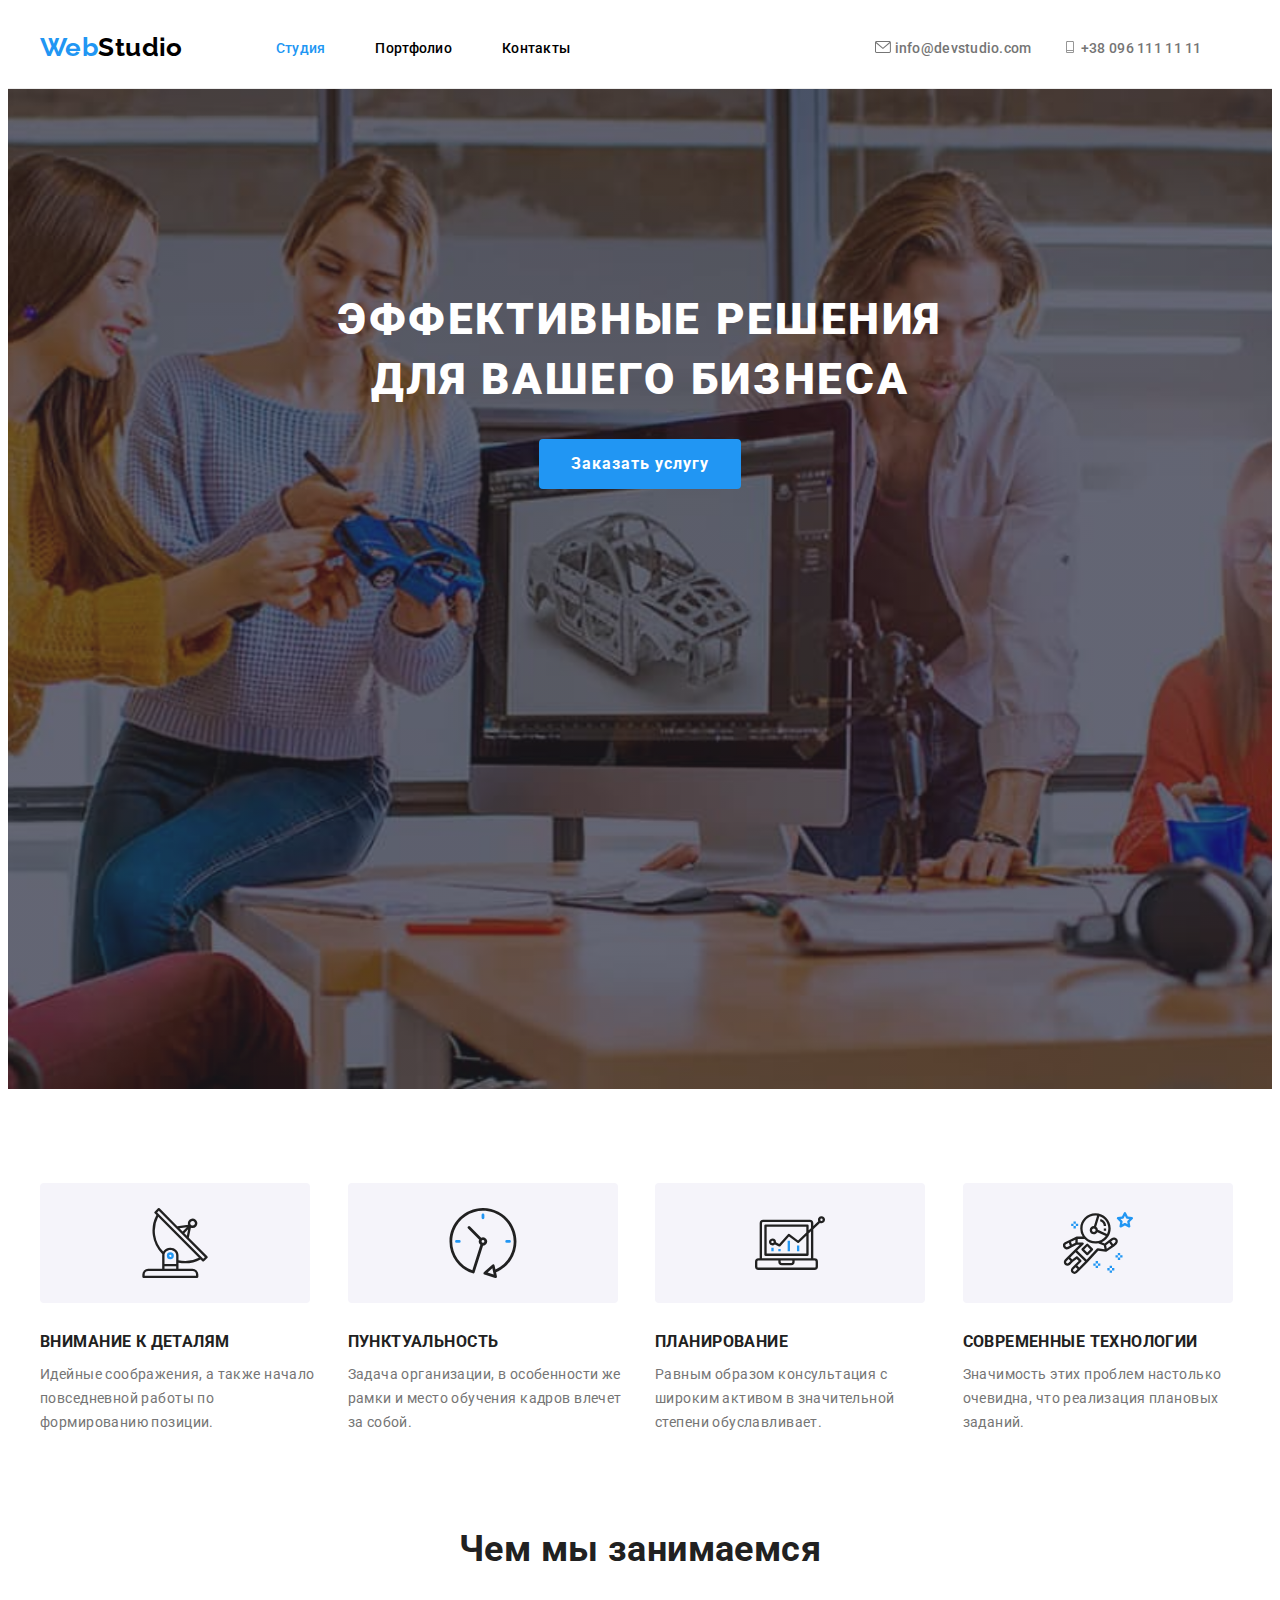
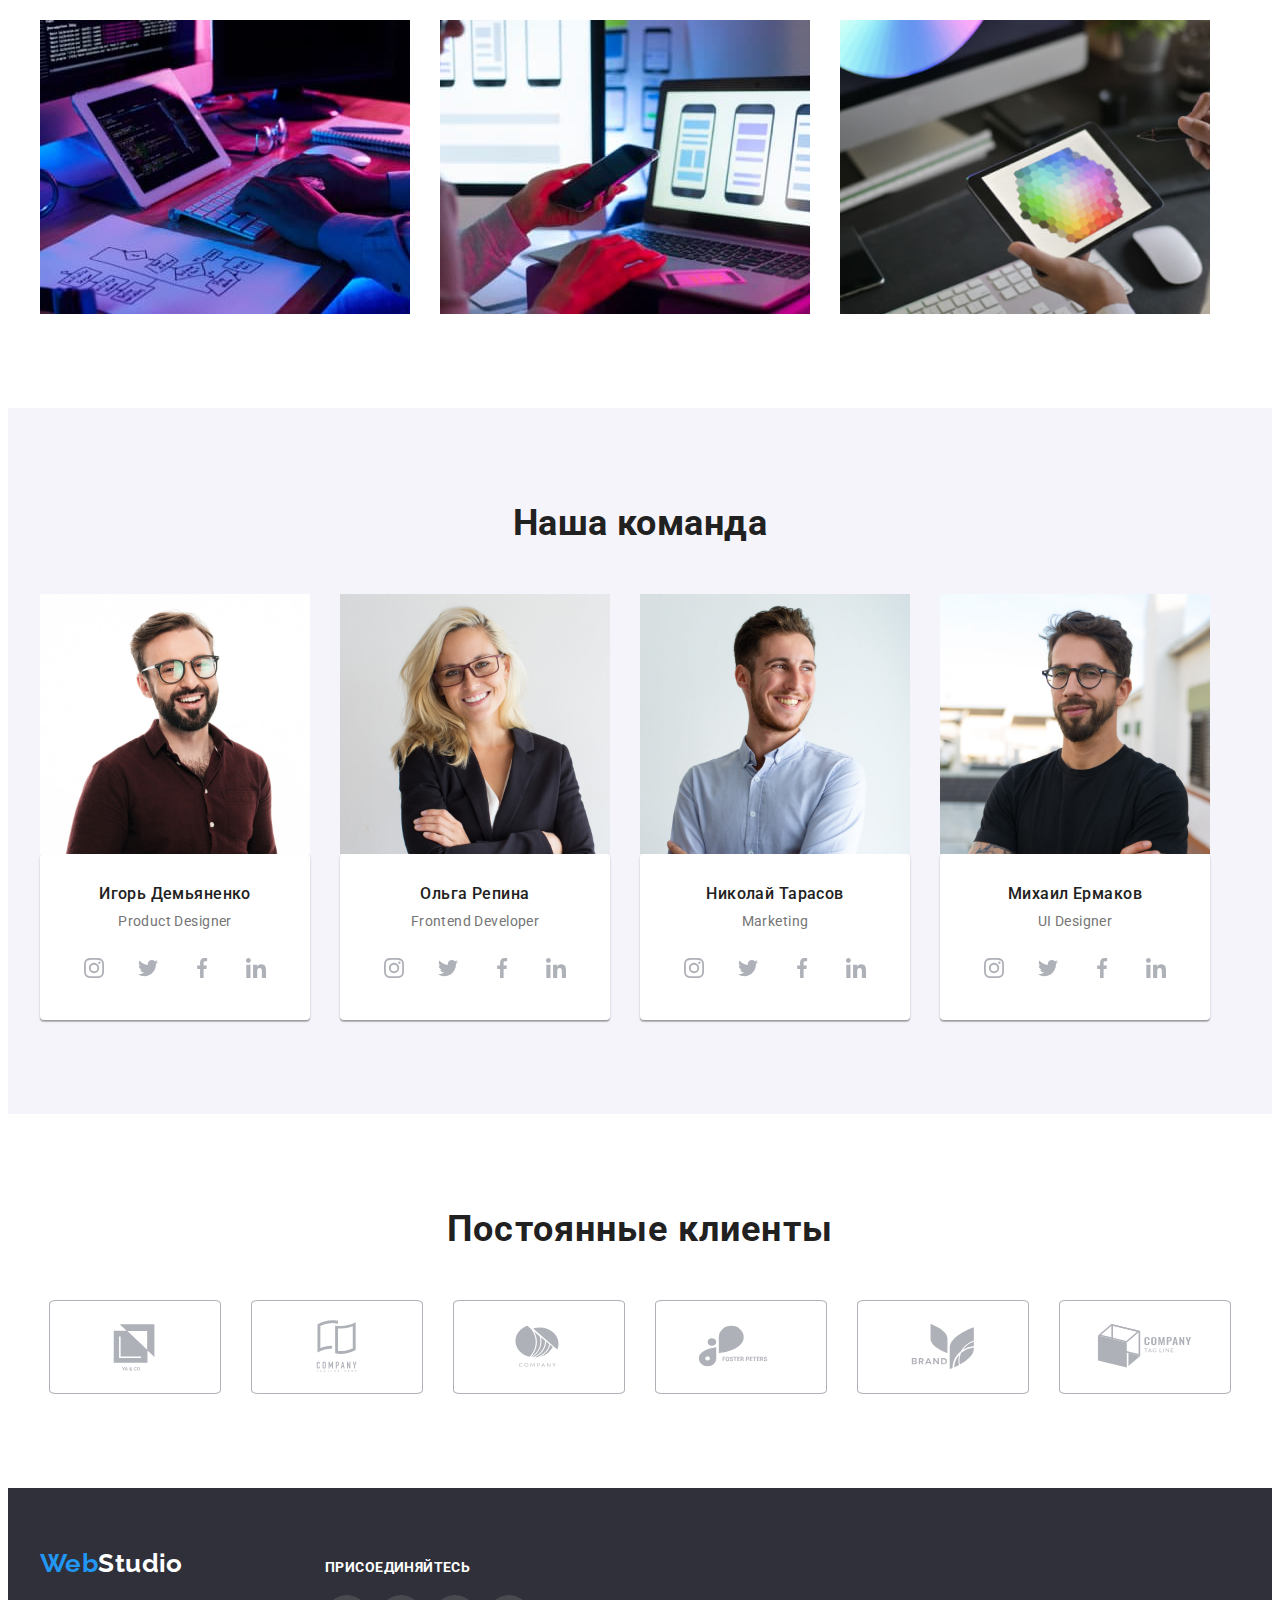
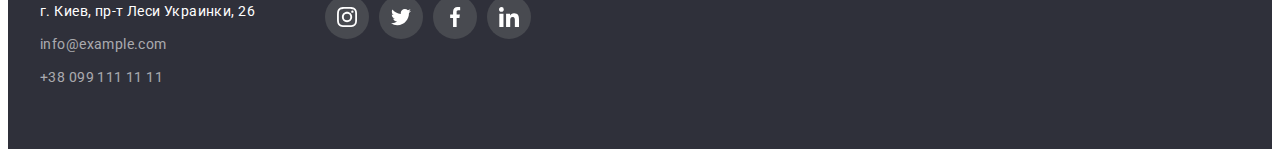
<file: index.html>
<!DOCTYPE html>
<html lang="ru">
  <head>
    <meta charset="UTF-8" />
    <meta http-equiv="X-UA-Compatible" content="IE=edge" />
    <meta name="viewport" content="width=device-width, initial-scale=1.0" />
    <title>webstudio</title>
    <link rel="preconnect" href="https://fonts.googleapis.com" />
    <link rel="preconnect" href="https://fonts.gstatic.com" crossorigin />
    <link
      href="https://fonts.googleapis.com/css2?family=Raleway:wght@700&family=Roboto:wght@400;500;700;900&display=swap"
      rel="stylesheet"
    />
    <link
      rel="stylesheet"
      href="https://cdnjs.cloudflare.com/ajax/libs/modern-normalize/1.1.0/modern-normalize.min.css"
      integrity="sha512-wpPYUAdjBVSE4KJnH1VR1HeZfpl1ub8YT/NKx4PuQ5NmX2tKuGu6U/JRp5y+Y8XG2tV+wKQpNHVUX03MfMFn9Q=="
      crossorigin="anonymous"
      referrerpolicy="no-referrer"
    />
    <link rel="stylesheet" href="./css/styles.css" />
  </head>
  <body>
    <!-- Header-section -->
    <header class="header">
      <div class="header-container container">
        <a href="./index.html" class="header-logo link"> Web<span>Studio</span> </a>
        <nav class="header-nav">
          <ul class="header-list list">
            <li class="header-item">
              <a href="./index.html" class="header-link header-link-current">Студия</a>
            </li>
            <li class="header-item">
              <a href="./portfolio.html" class="header-link">Портфолио</a>
            </li>
            <li class="header-item">
              <a href="" class="header-link">Контакты</a>
            </li>
          </ul>
        </nav>
        <ul class="contact-items list">
          <li>
            <a class="contact-item header-link link" href="mailto:info@devstudio.com">
              <svg class="contact-icon" width="16" height="12">
                <use href="./images/icons.svg#mail"></use>
              </svg>
              info@devstudio.com</a
            >
          </li>
          <li>
            <a class="contact-item header-link link" href="tel:+380961111111">
              <svg class="contact-icon" width="16" height="12">
                <use href="./images/icons.svg#tell"></use>
              </svg>
              +38 096 111 11 11</a
            >
          </li>
        </ul>
      </div>
    </header>
    <!-- Main section -->
    <main>
      <!-- Hero-section -->
      <section class="overlay section hero">
        <div class="container">
          <h1 class="hero-main uppertitle">Эффективные решения для вашего бизнеса</h1>
          <button class="hero-btn" type="button">Заказать услугу</button>
        </div>
      </section>
      <!-- About-section -->
      <section class="section about">
        <div class="about-container container">
          <h2 class="visually-hidden">Особенности</h2>
          <ul class="card-set about-items list">
            <li class="about-item">
              <div class="about-pictures">
                <svg width="70" height="70">
                  <use href="./images/icons.svg#antenna"></use>
                </svg>
              </div>
              <h3 class="about-article">Внимание к деталям</h3>
              <p class="about-paragraph">
                Идейные соображения, а также начало повседневной работы по формированию позиции.
              </p>
            </li>
            <li class="about-item">
              <div class="about-pictures">
                <svg width="70" height="70">
                  <use href="./images/icons.svg#clock"></use>
                </svg>
              </div>
              <h3 class="about-article">Пунктуальность</h3>
              <p class="about-paragraph">
                Задача организации, в особенности же рамки и место обучения кадров влечет за собой.
              </p>
            </li>
            <li class="about-item">
              <div class="about-pictures">
                <svg width="70" height="70">
                  <use href="./images/icons.svg#diagram"></use>
                </svg>
              </div>
              <h3 class="about-article">Планирование</h3>
              <p class="about-paragraph">
                Равным образом консультация с широким активом в значительной степени обуславливает.
              </p>
            </li>
            <li class="about-item">
              <div class="about-pictures">
                <svg width="70" height="70">
                  <use href="./images/icons.svg#astronaut"></use>
                </svg>
              </div>
              <h3 class="about-article">Современные технологии</h3>
              <p class="about-paragraph">
                Значимость этих проблем настолько очевидна, что реализация плановых заданий.
              </p>
            </li>
          </ul>
        </div>
      </section>
      <!-- Work section -->
      <section class="section work">
        <div class="container">
          <h2 class="work-main">Чем мы занимаемся</h2>
          <ul class="card-set work-items list">
            <li class="card-set-item work-item">
              <img
                src="./images/portfolio/box-1.jpg"
                alt="мультиплатформенность"
                class="portfolio-img"
                width="370"
                height="294"
              />
            </li>
            <li class="card-set-item work-item">
              <img
                src="./images/portfolio/box-2.jpg"
                alt="оперативность"
                class="portfolio-img"
                width="370"
                height="294"
              />
            </li>
            <li class="card-set-item work-item">
              <img
                src="./images/portfolio/box-3.jpg"
                alt="технологии будуйщего"
                class="portfolio-img"
                width="370"
                height="294"
              />
            </li>
          </ul>
        </div>
      </section>
      <!-- Team section -->
      <section class="section team">
        <div class="container">
          <h2 class="work-main">Наша команда</h2>
          <ul class="card-set team-items list">
            <li class="card-set-item team-item">
              <img
                src="./images/team/team-1.jpg"
                alt="Игорь Демьяненко"
                class="team-crew"
                width="270"
                height="260"
              />
              <div class="team-list">
                <h3 class="team-name">Игорь Демьяненко</h3>
                <p class="team-job" lang="en">Product Designer</p>
                <ul class="socials list">
                  <li class="social-item">
                    <a
                      href=""
                      class="social-link link"
                      target="_blank"
                      rel="noopener noreferrer"
                      aria-label="instagram"
                    >
                      <svg class="social-icon" width="20" height="20">
                        <use href="./images/icons.svg#instagram"></use>
                      </svg>
                    </a>
                  </li>
                  <li class="social-item">
                    <a
                      href=""
                      class="social-link link"
                      target="_blank"
                      rel="noopener noreferrer"
                      aria-label="twitter"
                    >
                      <svg class="social-icon" width="20" height="20">
                        <use href="./images/icons.svg#twitter"></use>
                      </svg>
                    </a>
                  </li>
                  <li class="social-item">
                    <a
                      href=""
                      class="social-link link"
                      target="_blank"
                      rel="noopener noreferrer"
                      aria-label="facebook"
                    >
                      <svg class="social-icon" width="20" height="20">
                        <use href="./images/icons.svg#facebook"></use>
                      </svg>
                    </a>
                  </li>
                  <li class="social-item">
                    <a
                      href=""
                      class="social-link link"
                      target="_blank"
                      rel="noopener noreferrer"
                      aria-label="linkedin"
                    >
                      <svg class="social-icon" width="20" height="20">
                        <use href="./images/icons.svg#linkedin"></use>
                      </svg>
                    </a>
                  </li>
                </ul>
              </div>
            </li>
            <li class="card-set-item team-item">
              <img
                src="./images/team/team-2.jpg"
                alt="Ольга Репина"
                class="taem-crew"
                width="270"
                height="260"
              />
              <div class="team-list">
                <h3 class="team-name">Ольга Репина</h3>
                <p class="team-job" lang="en">Frontend Developer</p>
                <ul class="socials list">
                  <li class="social-item">
                    <a
                      href=""
                      class="social-link link"
                      target="_blank"
                      rel="noopener noreferrer"
                      aria-label="instagram"
                    >
                      <svg class="social-icon" width="20" height="20">
                        <use href="./images/icons.svg#instagram"></use>
                      </svg>
                    </a>
                  </li>
                  <li class="social-item">
                    <a
                      href=""
                      class="social-link link"
                      target="_blank"
                      rel="noopener noreferrer"
                      aria-label="twitter"
                    >
                      <svg class="social-icon" width="20" height="20">
                        <use href="./images/icons.svg#twitter"></use>
                      </svg>
                    </a>
                  </li>
                  <li class="social-item">
                    <a
                      href=""
                      class="social-link link"
                      target="_blank"
                      rel="noopener noreferrer"
                      aria-label="facebook"
                    >
                      <svg class="social-icon" width="20" height="20">
                        <use href="./images/icons.svg#facebook"></use>
                      </svg>
                    </a>
                  </li>
                  <li class="social-item">
                    <a
                      href=""
                      class="social-link link"
                      target="_blank"
                      rel="noopener noreferrer"
                      aria-label="linkedin"
                    >
                      <svg class="social-icon" width="20" height="20">
                        <use href="./images/icons.svg#linkedin"></use>
                      </svg>
                    </a>
                  </li>
                </ul>
              </div>
            </li>
            <li class="card-set-item team-item">
              <img
                src="./images/team/team-3.jpg"
                alt="Николай Тарасов"
                class="team-crew"
                width="270"
                height="260"
              />
              <div class="team-list">
                <h3 class="team-name">Николай Тарасов</h3>
                <p class="team-job" lang="en">Marketing</p>
                <ul class="socials list">
                  <li class="social-item">
                    <a
                      href=""
                      class="social-link link"
                      target="_blank"
                      rel="noopener noreferrer"
                      aria-label="instagram"
                    >
                      <svg class="social-icon" width="20" height="20">
                        <use href="./images/icons.svg#instagram"></use>
                      </svg>
                    </a>
                  </li>
                  <li class="social-item">
                    <a
                      href=""
                      class="social-link link"
                      target="_blank"
                      rel="noopener noreferrer"
                      aria-label="twitter"
                    >
                      <svg class="social-icon" width="20" height="20">
                        <use href="./images/icons.svg#twitter"></use>
                      </svg>
                    </a>
                  </li>
                  <li class="social-item">
                    <a
                      href=""
                      class="social-link link"
                      target="_blank"
                      rel="noopener noreferrer"
                      aria-label="facebook"
                    >
                      <svg class="social-icon" width="20" height="20">
                        <use href="./images/icons.svg#facebook"></use>
                      </svg>
                    </a>
                  </li>
                  <li class="social-item">
                    <a
                      href=""
                      class="social-link link"
                      target="_blank"
                      rel="noopener noreferrer"
                      aria-label="linkedin"
                    >
                      <svg class="social-icon" width="20" height="20">
                        <use href="./images/icons.svg#linkedin"></use>
                      </svg>
                    </a>
                  </li>
                </ul>
              </div>
            </li>
            <li class="card-set-item team-item">
              <img
                src="./images/team/team-4.jpg"
                alt="Михаил Ермаков"
                class="team-crew"
                width="270"
                height="260"
              />
              <div class="team-list">
                <h3 class="team-name">Михаил Ермаков</h3>
                <p class="team-job" lang="en">UI Designer</p>
                <ul class="socials list">
                  <li class="social-item">
                    <a
                      href=""
                      class="social-link link"
                      target="_blank"
                      rel="noopener noreferrer"
                      aria-label="instagram"
                    >
                      <svg class="social-icon" width="20" height="20">
                        <use href="./images/icons.svg#instagram"></use>
                      </svg>
                    </a>
                  </li>
                  <li class="social-item">
                    <a
                      href=""
                      class="social-link link"
                      target="_blank"
                      rel="noopener noreferrer"
                      aria-label="twitter"
                    >
                      <svg class="social-icon" width="20" height="20">
                        <use href="./images/icons.svg#twitter"></use>
                      </svg>
                    </a>
                  </li>
                  <li class="social-item">
                    <a
                      href=""
                      class="social-link link"
                      target="_blank"
                      rel="noopener noreferrer"
                      aria-label="facebook"
                    >
                      <svg class="social-icon" width="20" height="20">
                        <use href="./images/icons.svg#facebook"></use>
                      </svg>
                    </a>
                  </li>
                  <li class="social-item">
                    <a
                      href=""
                      class="social-link link"
                      target="_blank"
                      rel="noopener noreferrer"
                      aria-label="linkedin"
                    >
                      <svg class="social-icon" width="20" height="20">
                        <use href="./images/icons.svg#linkedin"></use>
                      </svg>
                    </a>
                  </li>
                </ul>
              </div>
            </li>
          </ul>
        </div>
      </section>
      <!-- Company section -->
      <section class="section company">
        <div class="container">
          <p class="company-title">Постоянные клиенты</p>
          <ul class="company list">
            <li class="company-item">
              <a href="" class="company-link link">
                <svg class="company-icon" width="106" height="60">
                  <use href="./images/icons.svg#logo1"></use>
                </svg>
              </a>
            </li>
            <li class="company-item">
              <a href="" class="company-link link">
                <svg class="company-icon" width="106" height="60">
                  <use href="./images/icons.svg#logo2"></use>
                </svg>
              </a>
            </li>
            <li class="company-item">
              <a href="" class="company-link link">
                <svg class="company-icon" width="106" height="60">
                  <use href="./images/icons.svg#logo3"></use>
                </svg>
              </a>
            </li>
            <li class="company-item">
              <a href="" class="company-link link">
                <svg class="company-icon" width="106" height="60">
                  <use href="./images/icons.svg#logo4"></use>
                </svg>
              </a>
            </li>
            <li class="company-item">
              <a href="" class="company-link link">
                <svg class="company-icon" width="106" height="60">
                  <use href="./images/icons.svg#logo5"></use>
                </svg>
              </a>
            </li>
            <li class="company-item">
              <a href="" class="company-link link">
                <svg class="company-icon" width="106" height="60">
                  <use href="./images/icons.svg#logo6"></use>
                </svg>
              </a>
            </li>
          </ul>
        </div>
      </section>
    </main>
    <!-- Подвал сайта -->
    <footer>
      <section class="footer">
        <div class="footer-container container">
          <div class="contactus-container">
            <a href="./index.html" class="footer-logo link"
              >Web<span class="footer-studio">Studio</span></a
            >
            <address class="address font-style">
              <ul class="address-items list link">
                <li>
                  <a
                    class="address-item link"
                    href="https://goo.gl/maps/E4zWbS13TzauhVLn6"
                    target="_blank"
                    rel="noopener nofollow noreferrer"
                    >г. Киев, пр-т Леси Украинки, 26</a
                  >
                </li>
                <li>
                  <a class="contacts address-item link" href="mailto:info@example.com"
                    >info@example.com</a
                  >
                </li>
                <li>
                  <a class="contacts address-item link" href="tell:+380991111111"
                    >+38 099 111 11 11</a
                  >
                </li>
              </ul>
            </address>
          </div>
          <div class="join-us">
            <p class="contactus-title">ПРИСОЕДИНЯЙТЕСЬ</p>
            <ul class="contactus list">
              <li class="contactus-item">
                <a href="" class="contactus-link link">
                  <svg class="icon" width="20" height="20">
                    <use href="./images/icons.svg#instagram"></use>
                  </svg>
                </a>
              </li>
              <li class="contactus-item">
                <a href="" class="contactus-link link">
                  <svg class="icon" width="20" height="20">
                    <use href="./images/icons.svg#twitter"></use>
                  </svg>
                </a>
              </li>
              <li class="contactus-item">
                <a href="" class="contactus-link link">
                  <svg class="icon" width="20" height="20">
                    <use href="./images/icons.svg#facebook"></use>
                  </svg>
                </a>
              </li>
              <li class="contactus-item">
                <a href="" class="contactus-link link">
                  <svg class="icon" width="20" height="20">
                    <use href="./images/icons.svg#linkedin"></use>
                  </svg>
                </a>
              </li>
            </ul>
          </div>
        </div>
      </section>
    </footer>
  </body>
</html>
</file>
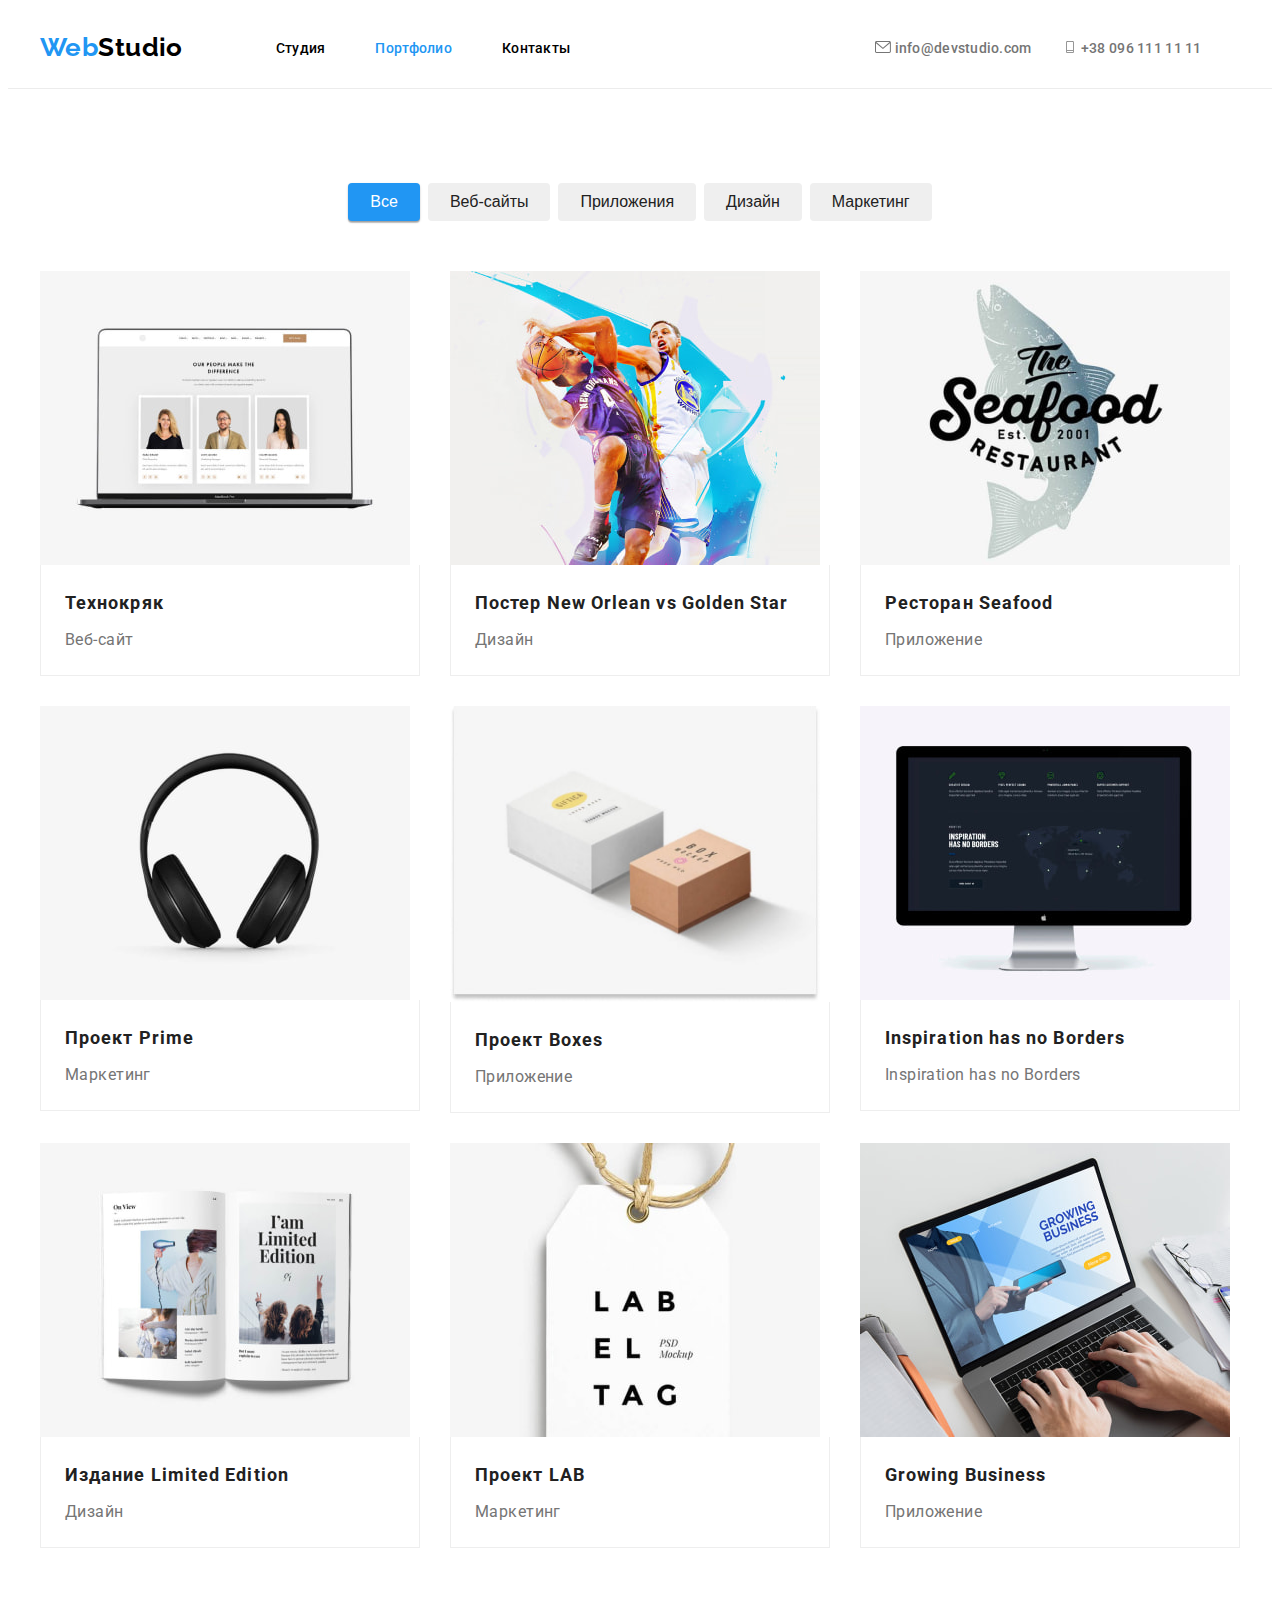
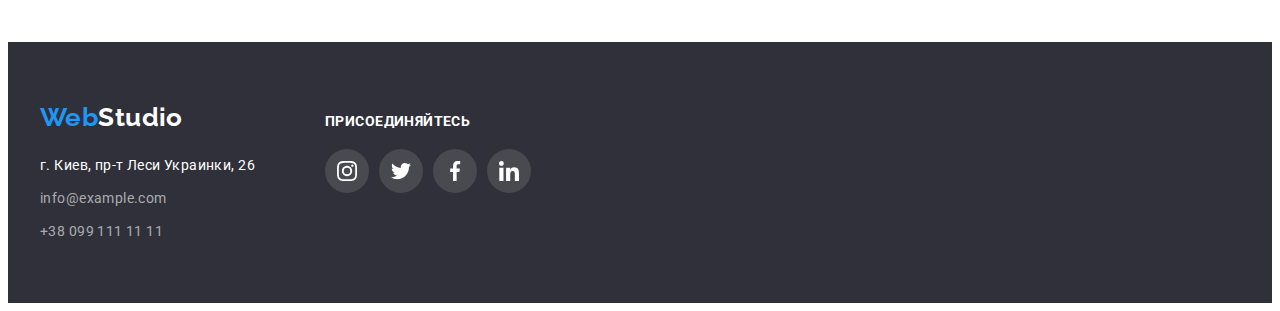
<file: portfolio.html>
<!DOCTYPE html>
<html lang="ru">
  <head>
    <meta charset="UTF-8" />
    <meta http-equiv="X-UA-Compatible" content="IE=edge" />
    <meta name="viewport" content="width=device-width, initial-scale=1.0" />
    <title>portfolio</title>
    <link rel="preconnect" href="https://fonts.googleapis.com" />
    <link rel="preconnect" href="https://fonts.gstatic.com" crossorigin />
    <link
      href="https://fonts.googleapis.com/css2?family=Raleway:wght@700&family=Roboto:wght@400;500;700;900&display=swap"
      rel="stylesheet"
    />
    <link
      rel="stylesheet"
      href="https://cdnjs.cloudflare.com/ajax/libs/modern-normalize/1.1.0/modern-normalize.min.css"
      integrity="sha512-wpPYUAdjBVSE4KJnH1VR1HeZfpl1ub8YT/NKx4PuQ5NmX2tKuGu6U/JRp5y+Y8XG2tV+wKQpNHVUX03MfMFn9Q=="
      crossorigin="anonymous"
      referrerpolicy="no-referrer"
    />
    <link rel="stylesheet" href="./css/styles.css" />
  </head>
  <body>
    <!-- Header-section -->
    <header class="header">
      <div class="header-container container">
        <a href="./index.html" class="header-logo link"> Web<span>Studio</span> </a>
        <nav class="header-nav">
          <ul class="header-list list">
            <li class="header-item">
              <a href="./index.html" class="header-link">Студия</a>
            </li>
            <li class="header-item">
              <a href="./portfolio.html" class="header-link header-link-current">Портфолио</a>
            </li>
            <li class="header-item">
              <a href="" class="header-link">Контакты</a>
            </li>
          </ul>
        </nav>
        <ul class="contact-items list">
          <li>
            <a class="contact-item header-link link" href="mailto:info@devstudio.com">
              <svg class="contact-icon" width="16" height="12">
                <use href="./images/icons.svg#mail"></use>
              </svg>
              info@devstudio.com</a
            >
          </li>
          <li>
            <a class="contact-item header-link link" href="tel:+380961111111">
              <svg class="contact-icon" width="16" height="12">
                <use href="./images/icons.svg#tell"></use>
              </svg>
              +38 096 111 11 11</a
            >
          </li>
        </ul>
      </div>
    </header>
    <!-- Main section -->
    <main>
      <section class="portfolio-section section">
        <div class="container">
          <h1 class="visually-hidden">Портфолио</h1>
          <ul class="btn-items list">
            <li>
              <button
                type="button"
                class="btn-portfolio btn-portfolio-dark btn-portfolio-dark-current"
              >
                Все
              </button>
            </li>
            <li>
              <button type="button" class="btn-portfolio btn-portfolio-dark">Веб-сайты</button>
            </li>
            <li>
              <button type="button" class="btn-portfolio btn-portfolio-dark">Приложения</button>
            </li>
            <li><button type="button" class="btn-portfolio btn-portfolio-dark">Дизайн</button></li>
            <li>
              <button type="button" class="btn-portfolio btn-portfolio-dark">Маркетинг</button>
            </li>
          </ul>
          <ul class="card-set list">
            <li class="portfolio-item">
              <a href="#" class="link">
                <img src="./images-portfolio/project-1.jpg" alt="1" width="370" height="294" />
                <div class="wrapper">
                  <h2 class="name-sites">Технокряк</h2>
                  <p class="about-sites">Веб-сайт</p>
                </div>
              </a>
            </li>
            <li class="portfolio-item">
              <a href="#" class="link">
                <img src="./images-portfolio/project-2.jpg" alt="2" width="370" height="294" />
                <div class="wrapper">
                  <h2 class="name-sites">Постер New Orlean vs Golden Star</h2>
                  <p class="about-sites">Дизайн</p>
                </div>
              </a>
            </li>
            <li class="portfolio-item">
              <a href="#" class="link">
                <img src="./images-portfolio/project-3.jpg" alt="3" width="370" height="294" />
                <div class="wrapper">
                  <h2 class="name-sites">Ресторан Seafood</h2>
                  <p class="about-sites">Приложение</p>
                </div>
              </a>
            </li>
            <li class="portfolio-item">
              <a href="#" class="link">
                <img src="./images-portfolio/project-4.jpg" alt="4" width="370" height="294" />
                <div class="wrapper">
                  <h2 class="name-sites">Проект Prime</h2>
                  <p class="about-sites">Маркетинг</p>
                </div>
              </a>
            </li>
            <li class="portfolio-item">
              <a href="#" class="link">
                <img src="./images-portfolio/project-5.jpg" alt="5" width="370" height="294" />
                <div class="wrapper">
                  <h2 class="name-sites">Проект Boxes</h2>
                  <p class="about-sites">Приложение</p>
                </div>
              </a>
            </li>
            <li class="portfolio-item">
              <a href="#" class="link">
                <img src="./images-portfolio/project-6.jpg" alt="6" width="370" height="294" />
                <div class="wrapper">
                  <h2 class="name-sites">Inspiration has no Borders</h2>
                  <p class="about-sites">Inspiration has no Borders</p>
                </div>
              </a>
            </li>
            <li class="portfolio-item">
              <a href="#" class="link">
                <img src="./images-portfolio/project-7.jpg" alt="7" width="370" height="294" />
                <div class="wrapper">
                  <h2 class="name-sites">Издание Limited Edition</h2>
                  <p class="about-sites">Дизайн</p>
                </div>
              </a>
            </li>
            <li class="portfolio-item">
              <a href="#" class="link">
                <img src="./images-portfolio/project-8.jpg" alt="8" width="370" height="294" />
                <div class="wrapper">
                  <h2 class="name-sites">Проект LAB</h2>
                  <p class="about-sites">Маркетинг</p>
                </div>
              </a>
            </li>
            <li class="portfolio-item">
              <a href="#" class="link">
                <img src="./images-portfolio/project-9.jpg" alt="9" width="370" height="294" />
                <div class="wrapper">
                  <h2 class="name-sites">Growing Business</h2>
                  <p class="about-sites">Приложение</p>
                </div>
              </a>
            </li>
          </ul>
        </div>
      </section>
    </main>
    <!-- Подвал сайта -->
    <footer>
      <section class="footer">
        <div class="footer-container container">
          <div class="contactus-container">
            <a href="./index.html" class="footer-logo link"
              >Web<span class="footer-studio">Studio</span></a
            >
            <address class="address font-style">
              <ul class="address-items list link">
                <li>
                  <a
                    class="address-item link"
                    href="https://goo.gl/maps/E4zWbS13TzauhVLn6"
                    target="_blank"
                    rel="noopener nofollow noreferrer"
                    >г. Киев, пр-т Леси Украинки, 26</a
                  >
                </li>
                <li>
                  <a class="contacts address-item link" href="mailto:info@example.com"
                    >info@example.com</a
                  >
                </li>
                <li>
                  <a class="contacts address-item link" href="tell:+380991111111"
                    >+38 099 111 11 11</a
                  >
                </li>
              </ul>
            </address>
          </div>
          <div class="join-us">
            <p class="contactus-title">ПРИСОЕДИНЯЙТЕСЬ</p>
            <ul class="contactus list">
              <li class="contactus-item">
                <a href="" class="contactus-link link">
                  <svg class="icon" width="20" height="20">
                    <use href="./images/icons.svg#instagram"></use>
                  </svg>
                </a>
              </li>
              <li class="contactus-item">
                <a href="" class="contactus-link link">
                  <svg class="icon" width="20" height="20">
                    <use href="./images/icons.svg#twitter"></use>
                  </svg>
                </a>
              </li>
              <li class="contactus-item">
                <a href="" class="contactus-link link">
                  <svg class="icon" width="20" height="20">
                    <use href="./images/icons.svg#facebook"></use>
                  </svg>
                </a>
              </li>
              <li class="contactus-item">
                <a href="" class="contactus-link link">
                  <svg class="icon" width="20" height="20">
                    <use href="./images/icons.svg#linkedin"></use>
                  </svg>
                </a>
              </li>
            </ul>
          </div>
        </div>
      </section>
    </footer>
  </body>
</html>
</file>
<file: css/styles.css>
:root {
  /* Fonts */
  --main-font: 'Roboto', sans-serif;
  --secondary-font: 'Raleway', sans-serif;

  /* Text colors */
  --main-txt-cl: #212121;
  --accent-txt-cl: #2196f3;
  --white-cl: #ffffff;
  --grey-cl: #757575;
  --black-cl: #000000;
  --btn-focus-cl: #1a81bd;
  --contact-cl: rgba(255, 255, 255, 0.6);
  --color-wrapper: #eeeeee;
  /* background-color */
  --dark-bg-cl: #2f303a;
  /* others */
  --indent: 30px;
  --items: 3;
}

/* !!!global values!!! */
body {
  font-family: var(--main-font);
  color: var(--main-txt-cl);
  font-size: 14px;
  line-height: 1.5;
  letter-spacing: 0.03em;
  background-color: var(--white-cl);
}
span {
  color: var(--black-cl);
}
/* reset styles */
.visually-hidden {
  position: absolute;
  width: 1px;
  height: 1px;
  margin: -1px;
  border: 0;
  padding: 0;

  white-space: nowrap;
  clip-path: inset(100%);
  clip: rect(0 0 0 0);
  overflow: hidden;
}
ul,
li {
  margin: 0;
  padding: 0;
}

h1,
h2,
h3,
h4,
h5,
h6,
p {
  margin: 0;
  padding: 0;
}
img {
  max-width: 100%;
  display: block;
  height: auto;
}
.link {
  text-decoration: none;
  color: currentColor;
}
.list {
  list-style: none;
}
.font-style {
  font-style: normal;
}

/* !!!!!!!!!!card set!!!!!! */
.card-set {
  display: flex;
  flex-wrap: wrap;
  gap: var(--indent);
}
/* .card-set-item {
  
} */
/* !!!!!!!!!!base style!!!! */
.section {
  padding-top: 94px;
  padding-bottom: 94px;
}
.container {
  width: 1200px;
  padding-right: 15px;
  padding-left: 15px;
  margin-right: auto;
  margin-left: auto;
}
.uppertitle {
  font-family: var(--main-font);
  font-weight: 900;
  font-size: 44px;
  line-height: calc(60 / 44);
  letter-spacing: 0.06em;
  text-transform: uppercase;
  color: var(--white-cl);
}
.hero-btn {
  font-family: inherit;
  font-weight: 700;
  font-size: 16px;
  line-height: calc(30 / 16);
  letter-spacing: 0.06em;
  color: var(--white-cl);
  background-color: var(--accent-txt-cl);
  cursor: pointer;
  padding: 10px 32px;
  border: none;
  border-radius: 4px;
}
.hero-btn:hover,
.hero-btn:focus {
  color: var(--white-cl);
  background-color: var(--btn-focus-cl);
}

/* 
!!!!!!!!!!!!!!!!!!!!!!!!!!!!
!!!!!!Header section!!!!!!!! 
!!!!!!!!!!!!!!!!!!!!!!!!!!!!
*/
.header {
  background-color: var(--white-cl);
  border-bottom: 1px solid rgba(236, 236, 236, 1);
}
.header-logo {
  padding-bottom: 25px;
  padding-top: 24px;
  margin-right: 93px;
  font-family: var(--secondary-font);
  font-weight: 700;
  font-size: 26px;
  line-height: calc(31 / 26);
  color: var(--accent-txt-cl);
}
.header-container {
  display: flex;
  align-items: center;
}
.header-list {
  display: flex;
  gap: 50px;
}

.contact-items {
  display: flex;
  gap: 30px;
}

.contact-item {
  gap: 10px;
  fill: #757575;
}

.contact-item:hover,
.contact-item:focus {
  fill: #2196f3;
}

.header-item {
  display: block;
}

.header-nav {
  margin-right: 305px;
}

.header-link {
  padding-bottom: 32px;
  padding-top: 32px;
  font-weight: 500;
  line-height: calc(16 / 14);
  letter-spacing: 0.02em;
  color: var(--black-cl);
  text-decoration: none;
}
.header-link:hover,
.header-link:focus,
.header-phone:hover,
.header-phone:focus {
  color: var(--accent-txt-cl);
}
.header-link-current {
  color: var(--accent-txt-cl);
}
.contact-item {
  gap: 10px;
  color: var(--grey-cl);
  text-decoration: none;
}
.contact-item:hover,
.contact-item:focus {
  color: var(--accent-txt-cl);
}

/* 
!!!!!!!!!!!!!!!!!!!!!!!!!!!!
!!!!!!Hero section!!!!!!!!!! 
!!!!!!!!!!!!!!!!!!!!!!!!!!!!
*/
.hero {
  padding: 200px 0;
  text-align: center;
  background-color: #2f303a;
}
.hero-main {
  margin-bottom: 30px;
  width: 696px;
  margin-left: auto;
  margin-right: auto;
}
.overlay {
  max-width: 1600px;
  height: 600px;
  background-image: linear-gradient(to left top, rgba(47, 48, 58, 0.4), rgba(47, 48, 58, 0.4)),
    url(../images/hero/hero-bg.jpg);
  background-repeat: no-repeat;
  background-position: center;
  background-size: cover;
  margin-left: auto;
  margin-right: auto;
}
/* 
!!!!!!!!!!!!!!!!!!!!!!!!!!!!
!!!!!!About section!!!!!!
!!!!!!!!!!!!!!!!!!!!!!!!!!!!
*/
.about {
  background-color: var(--light-bg-cl);
}
.about-container {
  display: flex;
}
.about-items {
  display: flex;
  flex-wrap: wrap;
  gap: 30px;
}

.about-item {
  flex-basis: calc((100% - 3 * 30px) / 4);
}

.about-article {
  margin-bottom: 10px;
  font-weight: 700;
  line-height: calc(16 / 14);
  text-transform: uppercase;
}
.about-paragraph {
  line-height: calc(24 / 14);
  color: var(--grey-cl);
}
.about-pictures {
  display: flex;
  align-items: center;
  justify-content: center;
  width: 270px;
  height: 120px;
  background-color: #f5f4fa;
  border-radius: 4px;
  margin-bottom: 30px;
}
/* 
!!!!!!!!!!!!!!!!!!!!!!!!!!!!
!!!!!!Work section!!!!! 
!!!!!!!!!!!!!!!!!!!!!!!!!!!!
*/
.work {
  background-color: var(--white-cl);
  padding-top: 0;
}

.work-main {
  text-align: center;
  margin-bottom: 50px;
  font-weight: 700;
  font-size: 36px;
  line-height: calc(42 / 36);
  margin-left: auto;
  margin-right: auto;
}

/* 
!!!!!!!!!!!!!!!!!!!!!!!!!!!!
!!!!!!Team section!!!!!!!!!! 
!!!!!!!!!!!!!!!!!!!!!!!!!!!!
*/
.team {
  background-color: #f5f4fa;
}

.team-name {
  font-weight: 500;
  line-height: calc(19 / 16);
  margin-bottom: 10px;
}

.team-list {
  padding: 30px;
  text-align: center;
  background-color: #fff;
  border-radius: 4px;
  box-shadow: 0px 2px 1px 0px rgba(0, 0, 0, 0.2), 0px 1px 1px 0px rgba(0, 0, 0, 0.14),
    0px 1px 3px 0px rgba(0, 0, 0, 0.12);
}

.team-job {
  line-height: calc(19 / 16);
  color: var(--grey-cl);
  margin-bottom: 16px;
}

/* company sections */
.company-title {
  font-size: 36px;
  font-family: Roboto;
  font-weight: 700;
  line-height: 42px;
  letter-spacing: 0.03em;
  text-align: center;
  margin-bottom: 50px;
}
.company {
  display: flex;
  align-items: center;
  justify-content: center;
  gap: 30px;
}
.company-link {
  display: flex;
  align-items: center;
  justify-content: center;
  width: 170px;
  height: 92px;
  border: 1px solid rgba(175, 177, 184, 1);
  border-radius: 4%;
}

.company-link {
  fill: #afb1b8;
}
.company-link:hover,
.company-link:focus {
  fill: #2196f3;
  border: 1px solid #2196f3;
}

/* 
!!!!!!!!!!!!!!!!!!!!!!!!!!!!
!!!!!!Footer section!!!!!!!!!! 
!!!!!!!!!!!!!!!!!!!!!!!!!!!!
*/
.footer {
  background-color: var(--dark-bg-cl);
  padding-top: 60px;
  padding-bottom: 60px;
  display: flex;
  align-items: baseline;
  justify-content: center;
  gap: 70px;
}

.footer-logo {
  font-family: var(--secondary-font);
  font-weight: 700;
  font-size: 26px;
  line-height: calc(31 / 26);
  color: var(--accent-txt-cl);
  display: inline-block;
  margin-bottom: 20px;
}
.footer-studio {
  color: var(--white-cl);
}
.address {
  line-height: calc(24 / 14);
  color: var(--white-cl);
  text-decoration: none;
}

.address-items {
  display: flex;
  flex-direction: column;
  gap: 9px;
  font-weight: 400;
  line-height: calc(24 / 14);
}

.address-item {
  color: var(--white-cl);
}
.address-item:hover,
.address-item:focus {
  color: var(--accent-txt-cl);
}

.contacts {
  color: var(--contact-cl);
}

/* portfolio page */
.portfolio-section {
  padding-top: 94px;
  padding-bottom: 94px;
}

.btn-items {
  display: flex;
  gap: 8px;
  margin-bottom: 50px;
  justify-content: center;
}

.btn-portfolio {
  font-weight: 500;
  font-size: 16px;
  padding: 6px 22px;
  border: none;
  border-radius: 4px;
  line-height: calc(26 / 16);
}
.btn-portfolio-dark {
  color: var(--main-txt-cl);
}
.btn-portfolio-dark:hover,
.btn-portfolio-dark:focus,
.btn-portfolio-dark-current {
  color: var(--white-cl);
  background-color: var(--accent-txt-cl);
  box-shadow: 0px 2px 1px 0px rgba(0, 0, 0, 0.2), 0px 1px 1px 0px rgba(0, 0, 0, 0.14),
    0px 1px 3px 0px rgba(0, 0, 0, 0.12);
}

.name-sites {
  font-weight: 700;
  font-size: 18px;
  line-height: calc(36 / 18);
  letter-spacing: 0.06em;
  margin-bottom: 4px;
}
.about-sites {
  font-size: 16px;
  line-height: calc(30 / 16);
  color: #757575;
}
.portfolio-item {
  flex-basis: calc((100% - 2 * 30px) / 3);
}
.portfolio-item:hover {
  box-shadow: 1px 4px 6px 0px rgba(0, 0, 0, 0.16), 0px 4px 4px 0px rgba(0, 0, 0, 0.06),
    0px 1px 1px 0px rgba(0, 0, 0, 0.12);
}

.wrapper {
  padding: 20px 24px;
  border: 1px solid var(--color-wrapper);
  border-top: none;
}

/* all icons are here */

/* contact-icons */

/* .contact-icon {
fill:#757575;
} 
.contact-icon:hover,
.company-icon:focus {
  fill:#2196f3;
} */

/* socials icons */
.socials {
  display: flex;
  align-items: center;
  justify-content: center;
  gap: 10px;
}

.social-link {
  display: flex;
  align-items: center;
  justify-content: center;
  width: 44px;
  height: 44px;
  fill: #afb1b8;
  background-color: #ffffff;
  border-radius: 50%;
}
.social-link:hover,
.social-link:focus {
  fill: #ffffff;
  background-color: #2196f3;
}
/* contactus section */
.contactus {
  display: flex;
  align-items: center;
  justify-content: center;
  gap: 10px;
}
.contactus-link {
  display: flex;
  align-items: center;
  justify-content: center;
  width: 44px;
  height: 44px;
  border-radius: 50%;
  background-color: #484a50;
  fill: #ffffff;
}
.contactus-link:hover,
.contactus-link:focus {
  fill: #ffffff;
  background-color: #2196f3;
}
.contactus-title {
  font-family: Roboto;
  font-size: 14px;
  font-weight: 700;
  line-height: 16px;
  letter-spacing: 0.03em;
  text-align: left;
  color: #ffffff;
  margin-bottom: 20px;
}

.footer-container {
  display: flex;
  align-items: baseline;
  gap: 70px;
}
</file>
